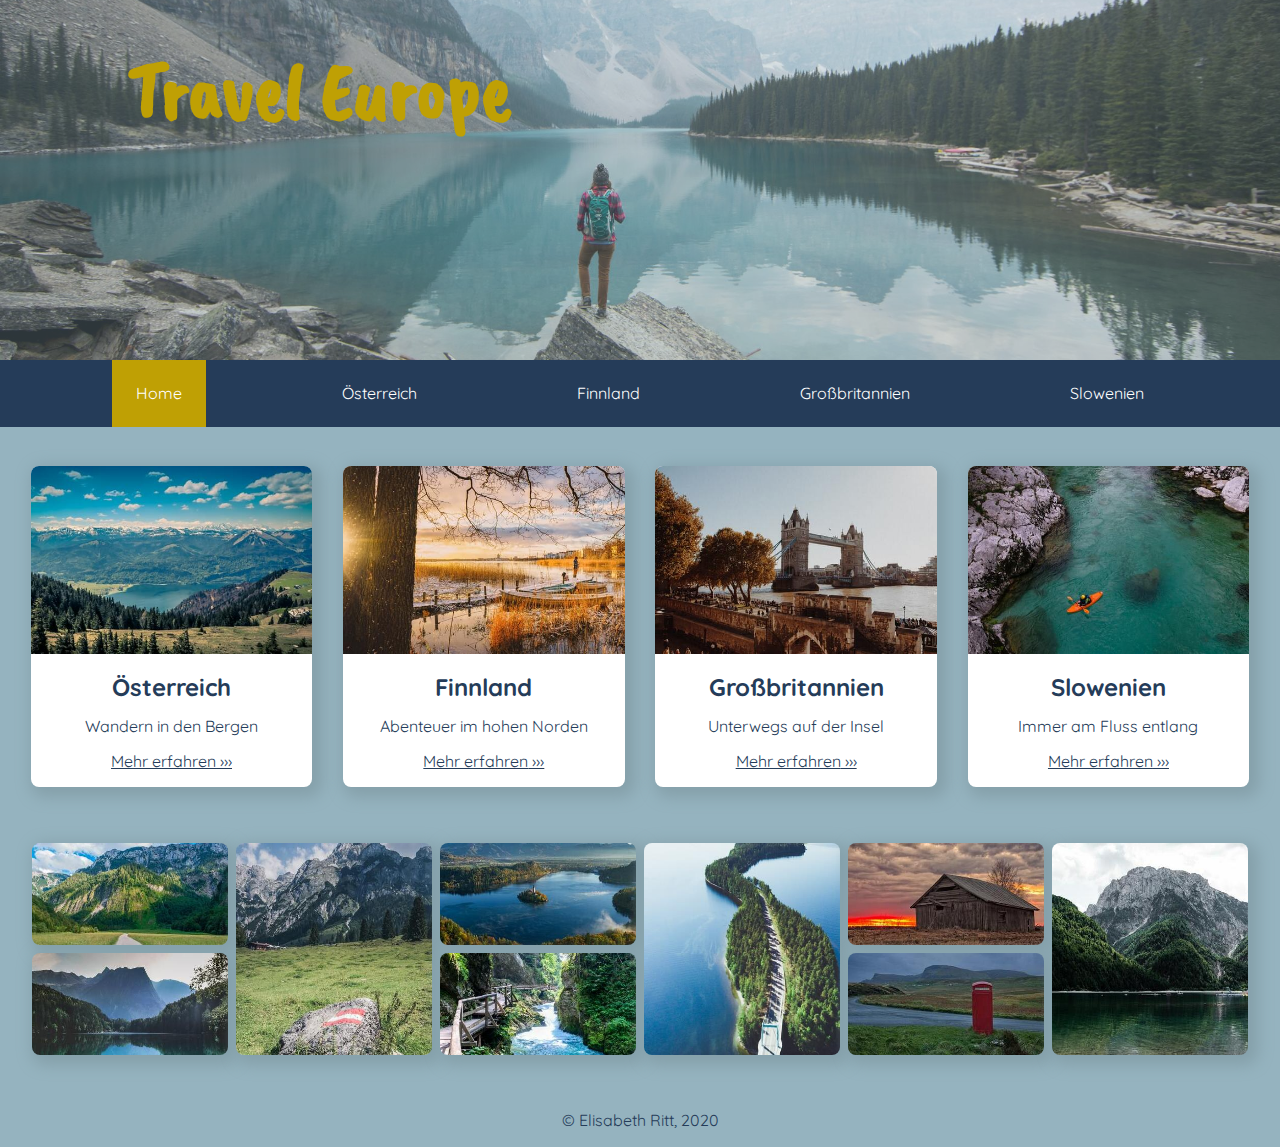
<file: projekt/index.html>
<!doctype html>
<html lang="de">
<head>
    <meta charset="utf-8">
    <meta name="viewport" content="width=device-width, initial-scale=1">
    <meta name="description" content="Travel Europe - Erlebe die schönsten Plätze Europas!">
    <link rel="stylesheet" href="css/stil.css">
    <link href="https://fonts.googleapis.com/css2?family=Quicksand:wght@400;700&display=swap" rel="stylesheet">
    <link href="https://fonts.googleapis.com/css2?family=Caveat+Brush&display=swap" rel="stylesheet">
    <title>Travel Europe - die schönsten Plätze Europas!</title>
</head>
<body>
    <header>
        <div id="header">
            <div id="transparent">
                <h1>Travel Europe</h1>
            </div>
        </div>
        <nav>
            <ul class="nav-flex-container">
                <li class="nav-flex-item" id="nav-aktuell"><a href="index.html">Home</a></li>
                <li class="nav-flex-item"><a href="austria.html">Österreich</a></li>
                <li class="nav-flex-item"><a href="finland.html">Finnland</a></li>
                <li class="nav-flex-item"><a href="great-britain.html">Großbritannien</a></li>
                <li class="nav-flex-item"><a href="slovenia.html">Slowenien</a></li>
            </ul>     
        </nav>            
    </header>    
    <main>
        <article class="main-flex-container">
            <section class="main-flex-item">
                <a href="austria.html"><img class="img-fluid" src="bilder/austria_klein.jpg" title="Wandern in den Bergen" alt="Österreichs Natur"></a>
                <h2>Österreich</h2>
                <p>Wandern in den Bergen</p>
                <p><a class="text-links" href="austria.html">Mehr erfahren</a></p>
            </section>
            <section class="main-flex-item">
                <a href="finland.html"><img class="img-fluid" src="bilder/finland_klein.jpg" title="Abenteuer im hohen Norden" alt="See in Finnland"></a>
                <h2>Finnland</h2>
                <p>Abenteuer im hohen Norden</p>
                <p><a class="text-links" href="finland.html">Mehr erfahren</a></p>
            </section>
            <section class="main-flex-item">
                <a href="great-britain.html"><img class="img-fluid" src="bilder/great-britain_klein.jpg" title="Unterwegs auf der Insel" alt="Stonehenge in Großbritannien"></a>
                <h2>Großbritannien</h2>
                <p>Unterwegs auf der Insel</p>
                <p><a class="text-links" href="great-britain.html">Mehr erfahren</a></p>
            </section>
            <section class="main-flex-item">
                <a href="slovenia.html"><img class="img-fluid" src="bilder/slovenia_klein.jpg" title="Am Fluss entlang" alt="Soca-Tal in Slowenien"></a>
                <h2>Slowenien</h2>
                <p>Immer am Fluss entlang</p>
                <p><a class="text-links" href="slovenia.html">Mehr erfahren</a></p>
            </section>
        </article>
        <article>
            <section class="galerie">
                <img class="galerie-item1" src="bilder/galerie/klein/austria1.jpg" alt="Österreich">
                <img class="galerie-item2" src="bilder/galerie/klein/austria2.jpg" alt="Österreich">
                <img class="galerie-item3" src="bilder/galerie/klein/austria3.jpg" alt="Österreich">
                <img class="galerie-item5" src="bilder/galerie/klein/slovenia2.jpg" alt="Slowenien">
                <img class="galerie-item6" src="bilder/galerie/klein/slovenia3.jpg" alt="Slowenien">
                <img class="galerie-item7" src="bilder/galerie/klein/finland1.jpg" alt="Finnland">
                <img class="galerie-item8" src="bilder/galerie/klein/finland2.jpg" alt="Finnland">
                <img class="galerie-item9" src="bilder/galerie/klein/great-britain1.jpg" alt="Großbritannien">
                <img class="galerie-item4" src="bilder/galerie/klein/slovenia1.jpg" alt="Slowenien">
            </section>
    </article>
    </main>
    <footer>
        <p>&copy; Elisabeth Ritt, 2020</p>
    </footer>
</body>
</html>
</file>
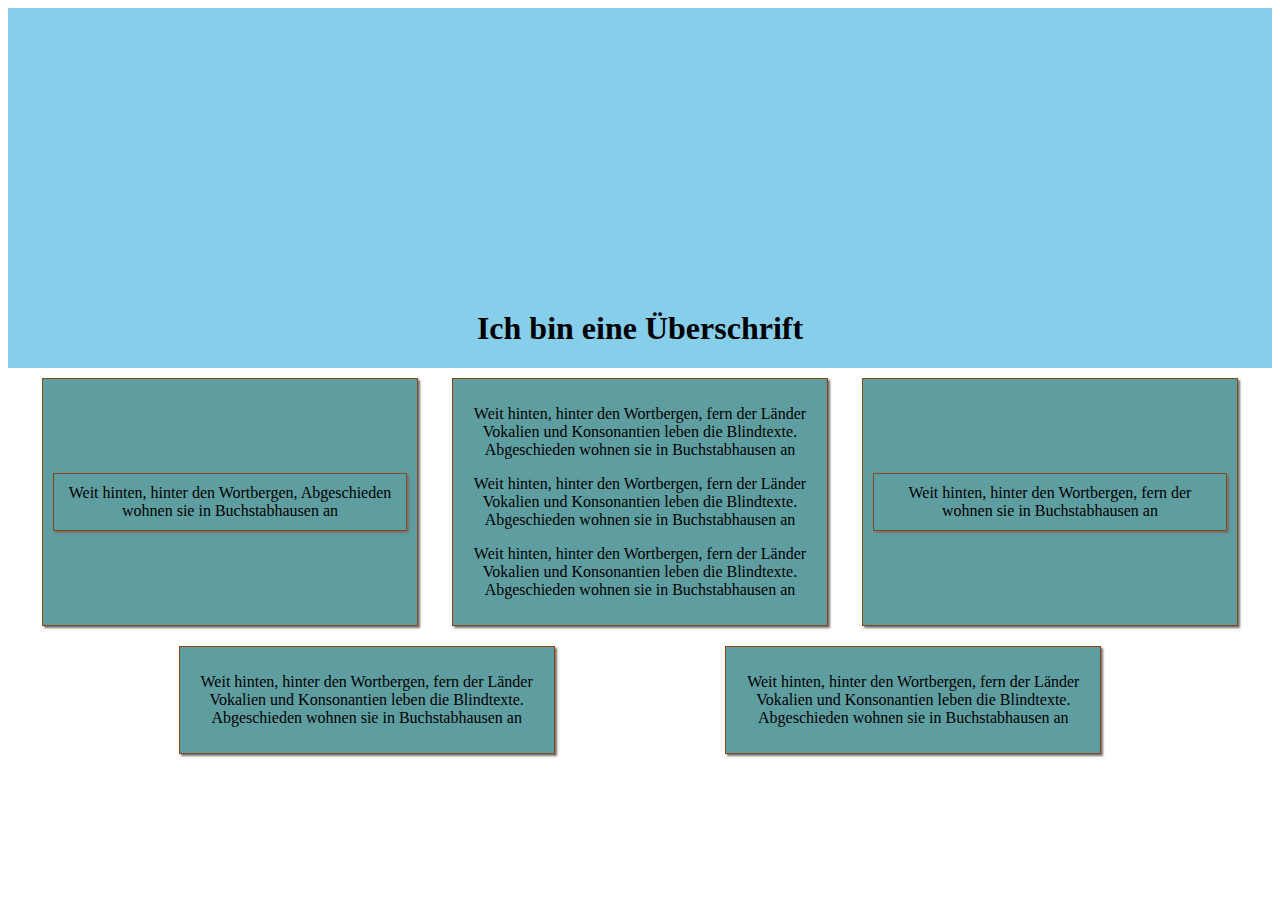
<file: beispiel.html>
<!DOCTYPE html>
<html>
  <head>
    <meta charset="UTF-8">
    <style>
      header {
        background-color: skyblue;
        /* Hauptcontainer wird zu einer Flexbox, alle direkten Kinder sind somit Flex Items */
        display: flex;
        min-height: 40vh;
        /* Positioniert die Flex Items auf der Kreuzachse */
        align-items: flex-end;
        /* Positioniert die Flex Items auf der Hauptachse */
        /* justify-content: center; */
      }
      h1 {
        text-align: center;
        flex: 0 0 100%;
      }
     .flex-item {
       /* min-height: 20vh; */
       background-color: cadetblue;
       border: 1px solid saddlebrown;
       padding: 10px;
     }
     .flex-container {
       display: flex;
       /* Erlaubt den Umbruch von Flex Items, damit sie in der nächsten Reihe angezeigt wreden*/ 
       flex-wrap: wrap;
       justify-content: space-evenly;
        align-items: stretch;
     }
     .flex-container-2 {
       display: flex;
       align-items: center;
     }
     .flex-container-2 .flex-item {
       /* Kurzschreibweise von:
       flex-shrink, flex-grow, flex-basis */
       flex: 1 1 100%;
     }
     .flex-item {
       flex-basis: 28%;
      flex-shrink: 0;
      flex-grow: 0;
      text-align: center;
      margin-top: 10px;
      margin-bottom: 10px;
      box-shadow: 2px 2px 2px rgb(114, 114, 114);
     }
    </style>
  </head>
  <body>
    <main>
      <header>
        <h1>Ich bin eine Überschrift</h1>
      </header>
      <article>
        <div class="flex-container">
          <div class="flex-item flex-container-2">
            <p class="flex-item">Weit hinten, hinter den Wortbergen, Abgeschieden wohnen sie in Buchstabhausen an</p>
          </div>
          <div class="flex-item">
            <p>Weit hinten, hinter den Wortbergen, fern der Länder Vokalien und Konsonantien leben die Blindtexte. Abgeschieden wohnen sie in Buchstabhausen an</p>
            <p>Weit hinten, hinter den Wortbergen, fern der Länder Vokalien und Konsonantien leben die Blindtexte. Abgeschieden wohnen sie in Buchstabhausen an</p>
            <p>Weit hinten, hinter den Wortbergen, fern der Länder Vokalien und Konsonantien leben die Blindtexte. Abgeschieden wohnen sie in Buchstabhausen an</p>
          </div>
          <div class="flex-item flex-container-2">
            <p class="flex-item">Weit hinten, hinter den Wortbergen, fern der wohnen sie in Buchstabhausen an</p>
          </div>
          <div class="flex-item">
            <p>Weit hinten, hinter den Wortbergen, fern der Länder Vokalien und Konsonantien leben die Blindtexte. Abgeschieden wohnen sie in Buchstabhausen an</p>
          </div>
          <div class="flex-item">
            <p>Weit hinten, hinter den Wortbergen, fern der Länder Vokalien und Konsonantien leben die Blindtexte. Abgeschieden wohnen sie in Buchstabhausen an</p>
          </div>
        </div>
        
      </article>
    </main>
  </body>
</html>
</file>
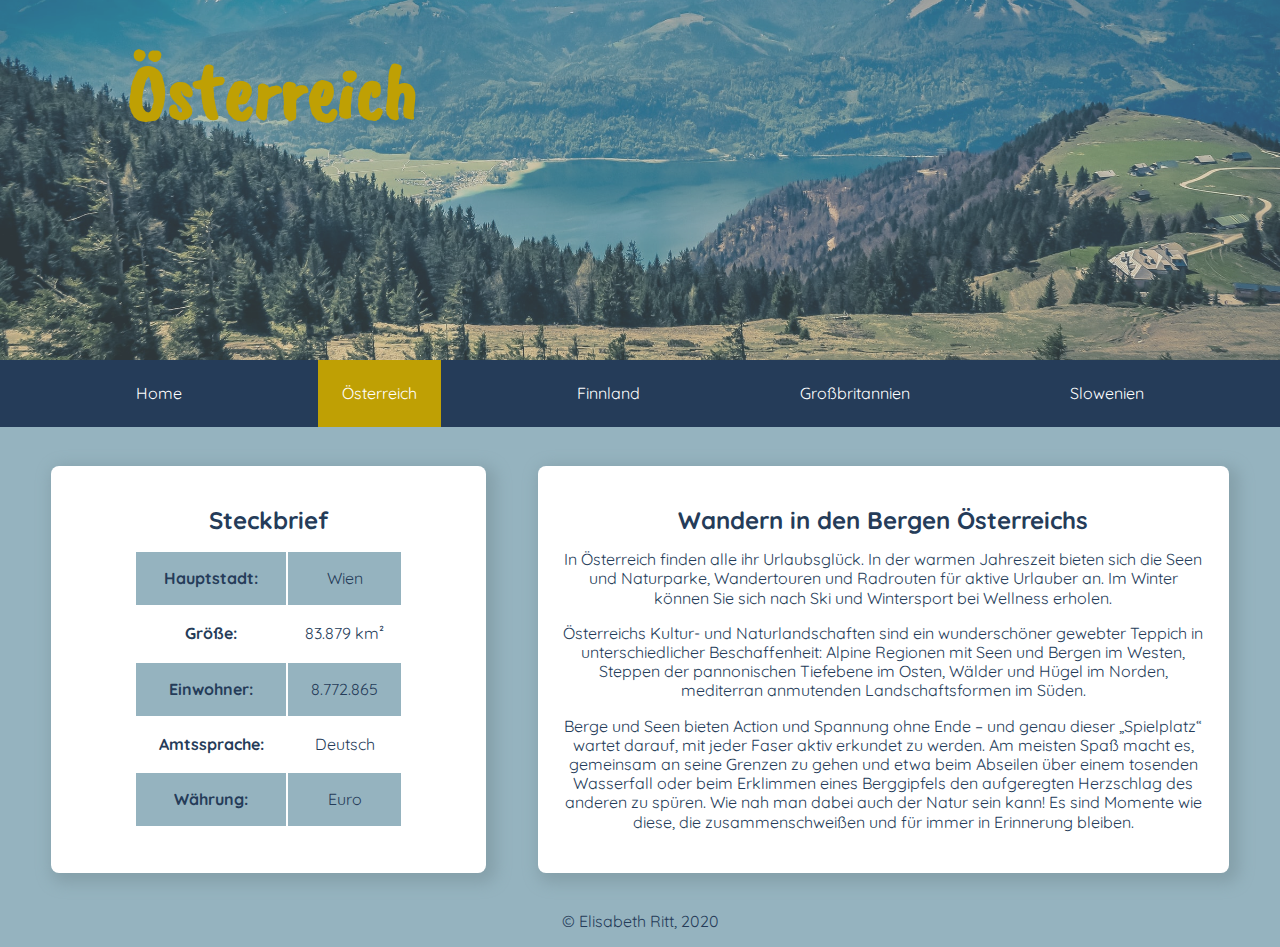
<file: projekt/austria.html>
<!doctype html>
<html lang="de">
<head>
    <meta charset="utf-8">
    <meta name="viewport" content="width=device-width, initial-scale=1">
    <meta name="description" content="Travel Europe - Erlebe die schönsten Plätze Europas!">
    <link rel="stylesheet" href="css/stil.css">
    <link href="https://fonts.googleapis.com/css2?family=Quicksand:wght@400;700&display=swap" rel="stylesheet">
    <link href="https://fonts.googleapis.com/css2?family=Caveat+Brush&display=swap" rel="stylesheet">
    <title>Travel Europe - Wandern in den Bergen in Österreich!</title>
</head>
<body>
    <header>
        <div id="header-oesterreich">
            <div id="transparent">
                <h1>Österreich</h1>
            </div>
        </div>
        <nav>
            <ul class="nav-flex-container">
                <li class="nav-flex-item"><a href="index.html">Home</a></li>
                <li class="nav-flex-item" id="nav-aktuell"><a href="austria.html">Österreich</a></li>
                <li class="nav-flex-item"><a href="finland.html">Finnland</a></li>
                <li class="nav-flex-item"><a href="great-britain.html">Großbritannien</a></li>
                <li class="nav-flex-item"><a href="slovenia.html">Slowenien</a></li>
            </ul>     
        </nav>            
    </header>    
    <main>
        <article class="main-flex-container-sub">
            <section class="main-flex-item-sub1">
                <h2>Steckbrief</h2>
                    <table>
                        <tr>
                            <td>
                                <p><strong>Hauptstadt:</strong></p>
                            </td>
                            <td>
                                <p>Wien</p>
                            </td>
                        </tr>
                        <tr>
                            <td>
                                <p><strong>Größe:</p></strong>
                            </td>
                            <td>
                                <p>83.879 km²</p>
                            </td>
                        </tr>
                        <tr>
                            <td>
                                <p><strong>Einwohner:</p></strong>
                            </td>
                            <td>
                                <p>8.772.865</p>
                            </td>
                        </tr>
                        <tr>
                            <td>
                                <p><strong>Amtssprache:</p></strong>
                            </td>
                            <td>
                                <p>Deutsch</p>
                            </td>
                        </tr>
                        <tr>
                            <td>
                                <p><strong>Währung:</p></strong>
                            </td>
                            <td>
                                <p>Euro</p>
                            </td>
                        </tr>
                </table>
            </section>
            <section class="main-flex-item-sub2">
                <h2>Wandern in den Bergen Österreichs</h2>
                <p>In Österreich finden alle ihr Urlaubsglück. In der warmen Jahreszeit bieten sich die Seen und Naturparke, Wandertouren und Radrouten für aktive Urlauber an. Im Winter können Sie sich nach Ski und Wintersport bei Wellness erholen.</p>
                <p>Österreichs Kultur- und Naturlandschaften sind ein wunderschöner gewebter Teppich in unterschiedlicher Beschaffenheit: Alpine Regionen mit Seen und Bergen im Westen, Steppen der pannonischen Tiefebene im Osten, Wälder und Hügel im Norden, mediterran anmutenden Landschaftsformen im Süden.</p>
                <p>Berge und Seen bieten Action und Spannung ohne Ende – und genau dieser „Spielplatz“ wartet darauf, mit jeder Faser aktiv erkundet zu werden. Am meisten Spaß macht es, gemeinsam an seine Grenzen zu gehen und etwa beim Abseilen über einem tosenden Wasserfall oder beim Erklimmen eines Berggipfels den aufgeregten Herzschlag des anderen zu spüren. Wie nah man dabei auch der Natur sein kann! Es sind Momente wie diese, die zusammenschweißen und für immer in Erinnerung bleiben.</p>
            </section>
        </article>        
    </main>
    <footer>
        <p>&copy; Elisabeth Ritt, 2020</p>
    </footer>
</body>
</html>
</file>
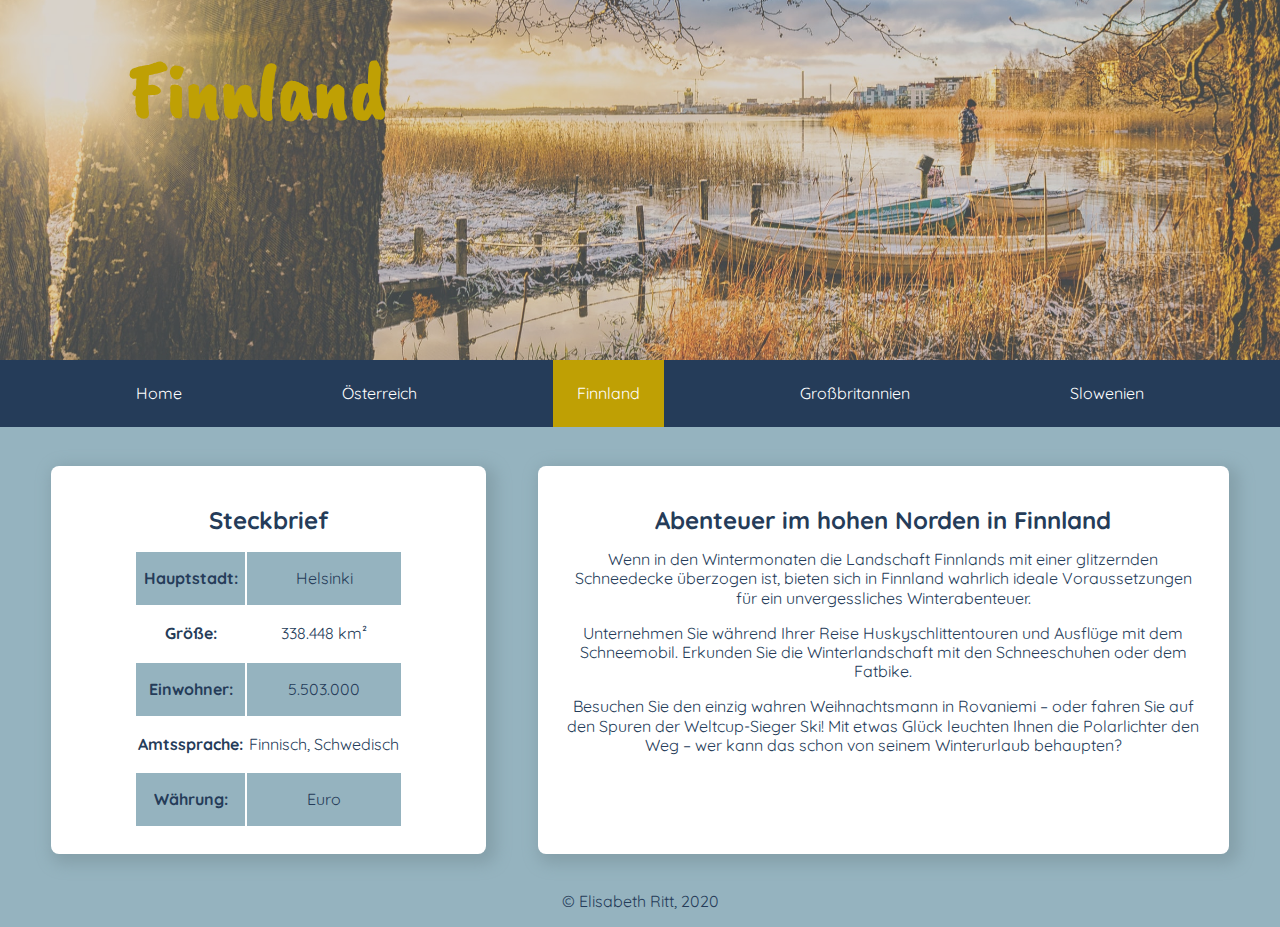
<file: projekt/finland.html>
<!doctype html>
<html lang="de">
<head>
    <meta charset="utf-8">
    <meta name="viewport" content="width=device-width, initial-scale=1">
    <meta name="description" content="Travel Europe - Erlebe die schönsten Plätze Europas!">
    <link rel="stylesheet" href="css/stil.css">
    <link href="https://fonts.googleapis.com/css2?family=Quicksand:wght@400;700&display=swap" rel="stylesheet">
    <link href="https://fonts.googleapis.com/css2?family=Caveat+Brush&display=swap" rel="stylesheet">
    <title>Travel Europe - Abenteuer im hohen Norden in Finnland!</title>
</head>
<body>
    <header>
        <div id="header-finland">
            <div id="transparent">
                <h1>Finnland</span></h1>
            </div>
        </div>
        <nav>
            <ul class="nav-flex-container">
                <li class="nav-flex-item"><a href="index.html">Home</a></li>
                <li class="nav-flex-item"><a href="austria.html">Österreich</a></li>
                <li class="nav-flex-item" id="nav-aktuell"><a href="finland.html">Finnland</a></li>
                <li class="nav-flex-item"><a href="great-britain.html">Großbritannien</a></li>
                <li class="nav-flex-item"><a href="slovenia.html">Slowenien</a></li>
            </ul>     
        </nav>            
    </header>    
    <main>
        <article class="main-flex-container-sub">
            <section class="main-flex-item-sub1">
                <h2>Steckbrief</h2>
                    <table>
                        <tr>
                            <td>
                                <p><strong>Hauptstadt:</strong></p>
                            </td>
                            <td>
                                <p>Helsinki</p>
                            </td>
                        </tr>
                        <tr>
                            <td>
                                <p><strong>Größe:</p></strong>
                            </td>
                            <td>
                                <p>338.448 km²</p>
                            </td>
                        </tr>
                        <tr>
                            <td>
                                <p><strong>Einwohner:</p></strong>
                            </td>
                            <td>
                                <p>5.503.000</p>
                            </td>
                        </tr>
                        <tr>
                            <td>
                                <p><strong>Amtssprache:</p></strong>
                            </td>
                            <td>
                                <p>Finnisch, Schwedisch</p>
                            </td>
                        </tr>
                        <tr>
                            <td>
                                <p><strong>Währung:</p></strong>
                            </td>
                            <td>
                                <p>Euro</p>
                            </td>
                        </tr>
                </table>
            </section>
            <section class="main-flex-item-sub2">
                <h2>Abenteuer im hohen Norden in Finnland</h2>
                <p>Wenn in den Wintermonaten die Landschaft Finnlands mit einer glitzernden Schneedecke überzogen ist, bieten sich in Finnland wahrlich ideale Voraussetzungen für ein unvergessliches Winterabenteuer.</p>
                <p>Unternehmen Sie während Ihrer Reise Huskyschlittentouren und Ausflüge mit dem Schneemobil. Erkunden Sie die Winterlandschaft mit den Schneeschuhen oder dem Fatbike.</p>
                <p>Besuchen Sie den einzig wahren Weihnachtsmann in Rovaniemi – oder fahren Sie auf den Spuren der Weltcup-Sieger Ski! Mit etwas Glück leuchten Ihnen die Polarlichter den Weg – wer kann das schon von seinem Winterurlaub behaupten?</p>
            </section>
        </article>        
    </main>
    <footer>
        <p>&copy; Elisabeth Ritt, 2020</p>
    </footer>
</body>
</html>
</file>
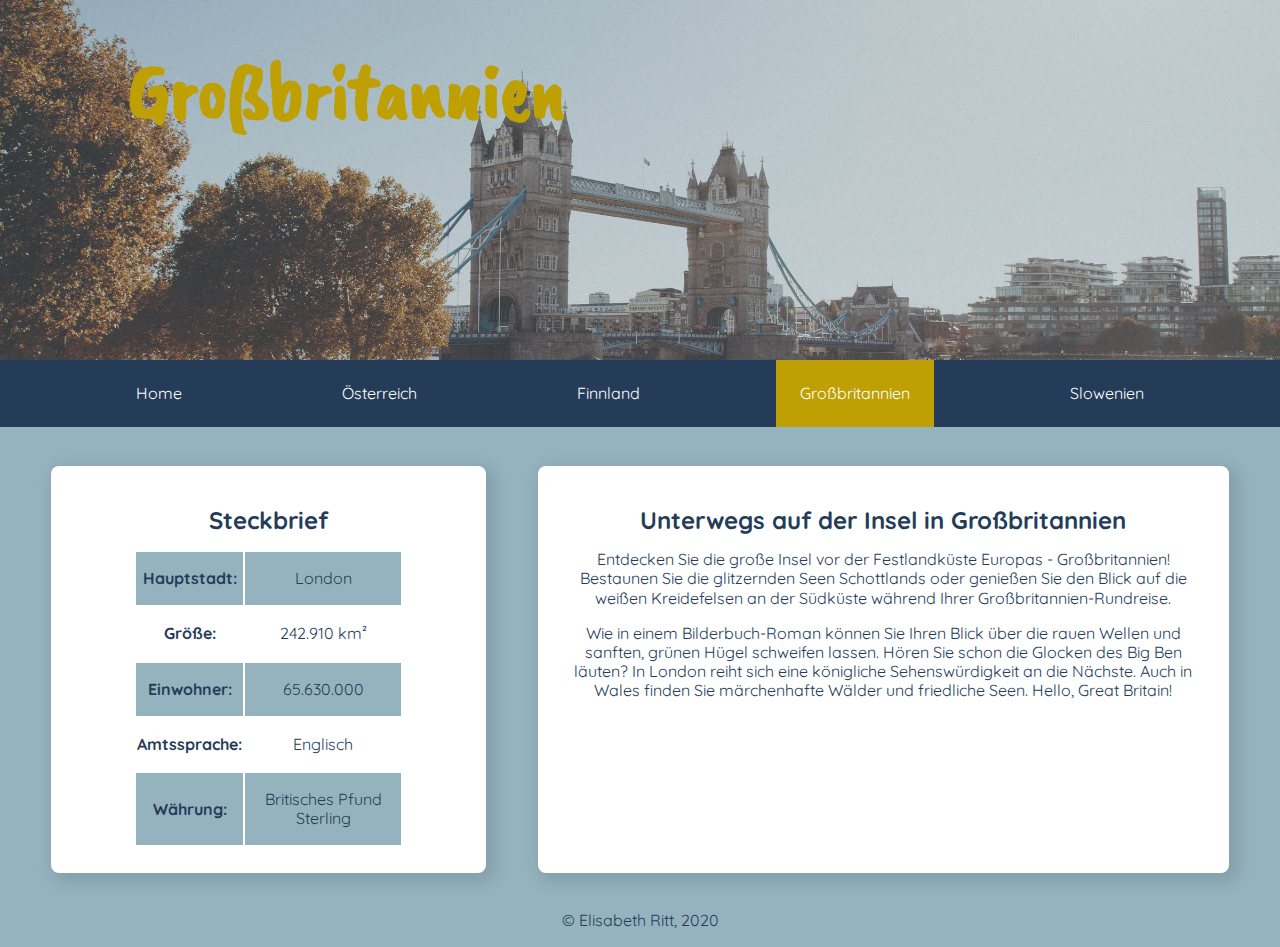
<file: projekt/great-britain.html>
<!doctype html>
<html lang="de">
<head>
    <meta charset="utf-8">
    <meta name="viewport" content="width=device-width, initial-scale=1">
    <meta name="description" content="Travel Europe - Erlebe die schönsten Plätze Europas!">
    <link rel="stylesheet" href="css/stil.css">
    <link href="https://fonts.googleapis.com/css2?family=Quicksand:wght@400;700&display=swap" rel="stylesheet">
    <link href="https://fonts.googleapis.com/css2?family=Caveat+Brush&display=swap" rel="stylesheet">
    <title>Travel Europe - Unterwegs auf der Insel in Großbritannien!</title>
</head>
<body>
    <header>
        <div id="header-britain">
            <div id="transparent">
                <h1>Großbritannien</h1>
            </div>
        </div>
        <nav>
            <ul class="nav-flex-container">
                <li class="nav-flex-item"><a href="index.html">Home</a></li>
                <li class="nav-flex-item"><a href="austria.html">Österreich</a></li>
                <li class="nav-flex-item"><a href="finland.html">Finnland</a></li>
                <li class="nav-flex-item" id="nav-aktuell"><a href="great-britain.html">Großbritannien</a></li>
                <li class="nav-flex-item"><a href="slovenia.html">Slowenien</a></li>
            </ul>     
        </nav>            
    </header>    
    <main>
        <article class="main-flex-container-sub">
            <section class="main-flex-item-sub1">
                <h2>Steckbrief</h2>
                    <table>
                        <tr>
                            <td>
                                <p><strong>Hauptstadt:</strong></p>
                            </td>
                            <td>
                                <p>London</p>
                            </td>
                        </tr>
                        <tr>
                            <td>
                                <p><strong>Größe:</p></strong>
                            </td>
                            <td>
                                <p>242.910 km²</p>
                            </td>
                        </tr>
                        <tr>
                            <td>
                                <p><strong>Einwohner:</p></strong>
                            </td>
                            <td>
                                <p>65.630.000</p>
                            </td>
                        </tr>
                        <tr>
                            <td>
                                <p><strong>Amtssprache:</p></strong>
                            </td>
                            <td>
                                <p>Englisch</p>
                            </td>
                        </tr>
                        <tr>
                            <td>
                                <p><strong>Währung:</p></strong>
                            </td>
                            <td>
                                <p>Britisches Pfund Sterling</p>
                            </td>
                        </tr>
                </table>
            </section>
            <section class="main-flex-item-sub2">
                <h2>Unterwegs auf der Insel in Großbritannien</h2>
                <p>Entdecken Sie die große Insel vor der Festlandküste Europas - Großbritannien! Bestaunen Sie die glitzernden Seen Schottlands oder genießen Sie den Blick auf die weißen Kreidefelsen an der Südküste während Ihrer Großbritannien-Rundreise.</p>
                <p>Wie in einem Bilderbuch-Roman können Sie Ihren Blick über die rauen Wellen und sanften, grünen Hügel schweifen lassen. Hören Sie schon die Glocken des Big Ben läuten? In London reiht sich eine königliche Sehenswürdigkeit an die Nächste. Auch in Wales finden Sie märchenhafte Wälder und friedliche Seen. Hello, Great Britain!</p>
            </section>
        </article>        
    </main>
    <footer>
        <p>&copy; Elisabeth Ritt, 2020</p>
    </footer>
</body>
</html>
</file>
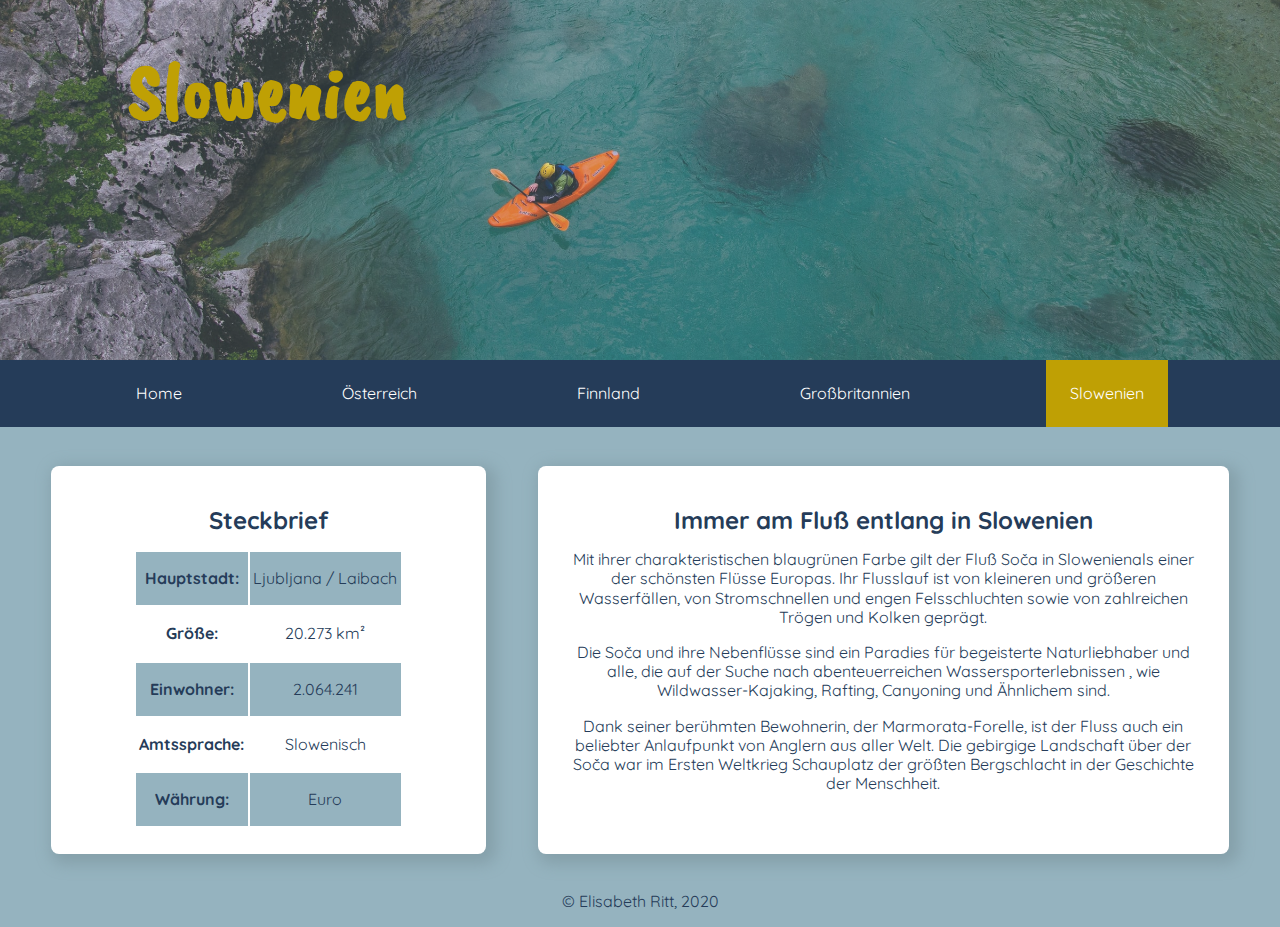
<file: projekt/slovenia.html>
<!doctype html>
<html lang="de">
<head>
    <meta charset="utf-8">
    <meta name="viewport" content="width=device-width, initial-scale=1">
    <meta name="description" content="Travel Europe - Erlebe die schönsten Plätze Europas!">
    <link rel="stylesheet" href="css/stil.css">
    <link href="https://fonts.googleapis.com/css2?family=Quicksand:wght@400;700&display=swap" rel="stylesheet">
    <link href="https://fonts.googleapis.com/css2?family=Caveat+Brush&display=swap" rel="stylesheet">
    <title>Travel Europe - immer am Fluß entlang in Slowenien!</title>
</head>
<body>
    <header>
        <div id="header-slovenia">
            <div id="transparent">
                <h1>Slowenien</h1>
            </div>
        </div>
        <nav>
            <ul class="nav-flex-container">
                <li class="nav-flex-item"><a href="index.html">Home</a></li>
                <li class="nav-flex-item"><a href="austria.html">Österreich</a></li>
                <li class="nav-flex-item"><a href="finland.html">Finnland</a></li>
                <li class="nav-flex-item"><a href="great-britain.html">Großbritannien</a></li>
                <li class="nav-flex-item" id="nav-aktuell"><a href="slovenia.html">Slowenien</a></li>
            </ul>     
        </nav>            
    </header>    
    <main>
        <article class="main-flex-container-sub">
            <section class="main-flex-item-sub1">
                <h2>Steckbrief</h2>
                    <table>
                        <tr>
                            <td>
                                <p><strong>Hauptstadt:</strong></p>
                            </td>
                            <td>
                                <p>Ljubljana / Laibach</p>
                            </td>
                        </tr>
                        <tr>
                            <td>
                                <p><strong>Größe:</p></strong>
                            </td>
                            <td>
                                <p>20.273 km²</p>
                            </td>
                        </tr>
                        <tr>
                            <td>
                                <p><strong>Einwohner:</p></strong>
                            </td>
                            <td>
                                <p>2.064.241</p>
                            </td>
                        </tr>
                        <tr>
                            <td>
                                <p><strong>Amtssprache:</p></strong>
                            </td>
                            <td>
                                <p>Slowenisch</p>
                            </td>
                        </tr>
                        <tr>
                            <td>
                                <p><strong>Währung:</p></strong>
                            </td>
                            <td>
                                <p>Euro</p>
                            </td>
                        </tr>
                </table>
            </section>
            <section class="main-flex-item-sub2">
                <h2>Immer am Fluß entlang in Slowenien</h2>
                <p>Mit ihrer charakteristischen blaugrünen Farbe gilt der Fluß Soča in Slowenienals einer der schönsten Flüsse Europas. Ihr Flusslauf ist von kleineren und größeren Wasserfällen, von Stromschnellen und engen Felsschluchten sowie von zahlreichen Trögen und Kolken geprägt.</p>
                <p>Die Soča und ihre Nebenflüsse sind ein Paradies für begeisterte Naturliebhaber und alle, die auf der Suche nach abenteuerreichen Wassersporterlebnissen , wie Wildwasser-Kajaking, Rafting, Canyoning und Ähnlichem sind.</p>
                <p>Dank seiner berühmten Bewohnerin, der Marmorata-Forelle, ist der Fluss auch ein beliebter Anlaufpunkt von Anglern aus aller Welt. Die gebirgige Landschaft über der Soča war im Ersten Weltkrieg Schauplatz der größten Bergschlacht in der Geschichte der Menschheit.</p>
            </section>
        </article>        
    </main>
    <footer>
        <p>&copy; Elisabeth Ritt, 2020</p>
    </footer>
</body>
</html>
</file>
<file: projekt/css/stil.css>
body {
    font-family: 'Quicksand', sans-serif;
    color: #253C59;
    margin: 0rem;
    background-color: #95B3BF;
    font-size: 16px;
    line-height: 120%;
    text-align: center;
}


footer {
    margin-top: 3%;
}

h1 {
    font-family: 'Caveat Brush', cursive;
    padding-top: 3vh;
    padding-left: 10%;
    color:#BFA004;
    font-size: 5rem;
    text-align: left;
    background-color: rgba (255, 255, 255, 0.7);
}

a {
    color: #253C59;
}

.text-links::after {
    content: " ›››"
}

a:hover {
    color: #BF8D30;
}

#header {
    background-image: url(../bilder/header.jpg);
    background-position: 0% 60%;
    height: 40vh;
    text-align: center;
    color: white;
    position: relative;
    background-size: 100%;
    background-repeat: no-repeat;
}

#header-oesterreich {
    background-image: url(../bilder/austria_gross.jpg);
    background-position: 0% 80%;
    height: 40vh;
    text-align: center;
    color: white;
    position: relative;
    background-size: 100%;
    background-repeat: no-repeat;
}

#header-slovenia {
    background-image: url(../bilder/slovenia_gross.jpg);
    background-position: 0% 80%;
    height: 40vh;
    text-align: center;
    color: white;
    position: relative;
    background-size: 100%;
    background-repeat: no-repeat;
}

#header-finland {
    background-image: url(../bilder/finland_gross.jpg);
    background-position: 0% 60%;
    height: 40vh;
    text-align: center;
    color: white;
    position: relative;
    background-size: 100%;
    background-repeat: no-repeat;
}

#header-britain {
    background-image: url(../bilder/great-britain_gross.jpg);
    background-position: 0% 30%;
    height: 40vh;
    text-align: center;
    color: white;
    position: relative;
    background-size: 100%;
    background-repeat: no-repeat;
}

#transparent {
    background-color: rgba(149, 179, 191, 0.3);
    opacity: 1;
    position: absolute;
    width: 100%;
    height: 100%;
}

nav {
    background-color: #253C59;
}

nav a {
    text-decoration: none;
    color: white;
}

nav li {
    padding: 1.5rem;
}

nav a:visited {
    color: white;
}

nav a:hover {
    color: #253C59;
}

.nav-flex-container {
    display: flex;
    list-style: none;
    margin: 0rem;
    padding: 0rem;
    justify-content: space-evenly;
    margin-bottom: 3%;
}

.nav-flex-item:hover {
    color: #253C59;
    background-color: #BFA004;
}

#nav-aktuell {
    color: #253C59;
    background-color: #BFA004;
}

.main-flex-container {
    display: flex;
    justify-content: space-evenly;
    align-items: stretch;
}

.main-flex-container-sub {
    display: flex;
    justify-content: space-evenly;
    align-items: stretch;
}

.main-flex-item {
    flex-basis: 22%;
    flex-shrink: 1;
    flex-grow: 0;
    background-color: white;
    border-radius: 0.5rem;
    box-shadow: 5px 5px 15px 5px #85A0AA;
}

.main-flex-item-sub1 {
    flex-basis: 30%;
    flex-shrink: 1;
    flex-grow: 0;
    background-color: white;
    border-radius: 0.5rem;
    box-shadow: 5px 5px 15px 5px #85A0AA;
    padding: 2%;
}

.main-flex-item-sub2 {
    flex-basis: 50%;
    flex-shrink: 1;
    flex-grow: 0;
    background-color: white;
    border-radius: 0.5rem;
    box-shadow: 5px 5px 15px 5px #85A0AA;
    padding: 2%;
}

.img-fluid {
    width: 100%;
    border-top-left-radius: 0.5rem;
    border-top-right-radius: 0.5rem;
}

.img-fluid:hover {
    opacity: 0.8;
}

table {
    margin: auto;
    width: 70%;
}

tr:nth-child(odd) {
    background-color: #95B3BF;
}

.steckbrief {
    width: 30%;
}

/*.highlighted {
    background-image: url(../bilder/brush-stroke.svg);
    background-repeat: no-repeat;
    background-size: 90%;
}

.highlighted2 {
    background-image: url(../bilder/brush-stroke.svg);
    background-repeat: no-repeat;
    background-size: 80%;
}*/

.galerie {
    display: grid;
    grid-template-columns: repeat(6, 1fr);
    grid-template-rows: 1fr 1fr;
    grid-auto-flow: column;
    margin: 3.5rem auto;
    width: 95%;
    grid-gap: .5rem;
}

.galerie img {
    border-radius: 0.5rem;
    box-shadow: 5px 5px 15px 5px #85A0AA;
    width: 100%;
}

.galerie img:hover {
    opacity: 0.8;
}

.galerie-item2 {
    height: 100%;
}

.galerie-item3 {
    grid-row: span 2;
    height: 100%;
}

.galerie-item4 {
    grid-row: span 2;
    height: 100%;
}

.galerie-item7 {
    grid-row: span 2;
    height: 100%;
}
</file>
